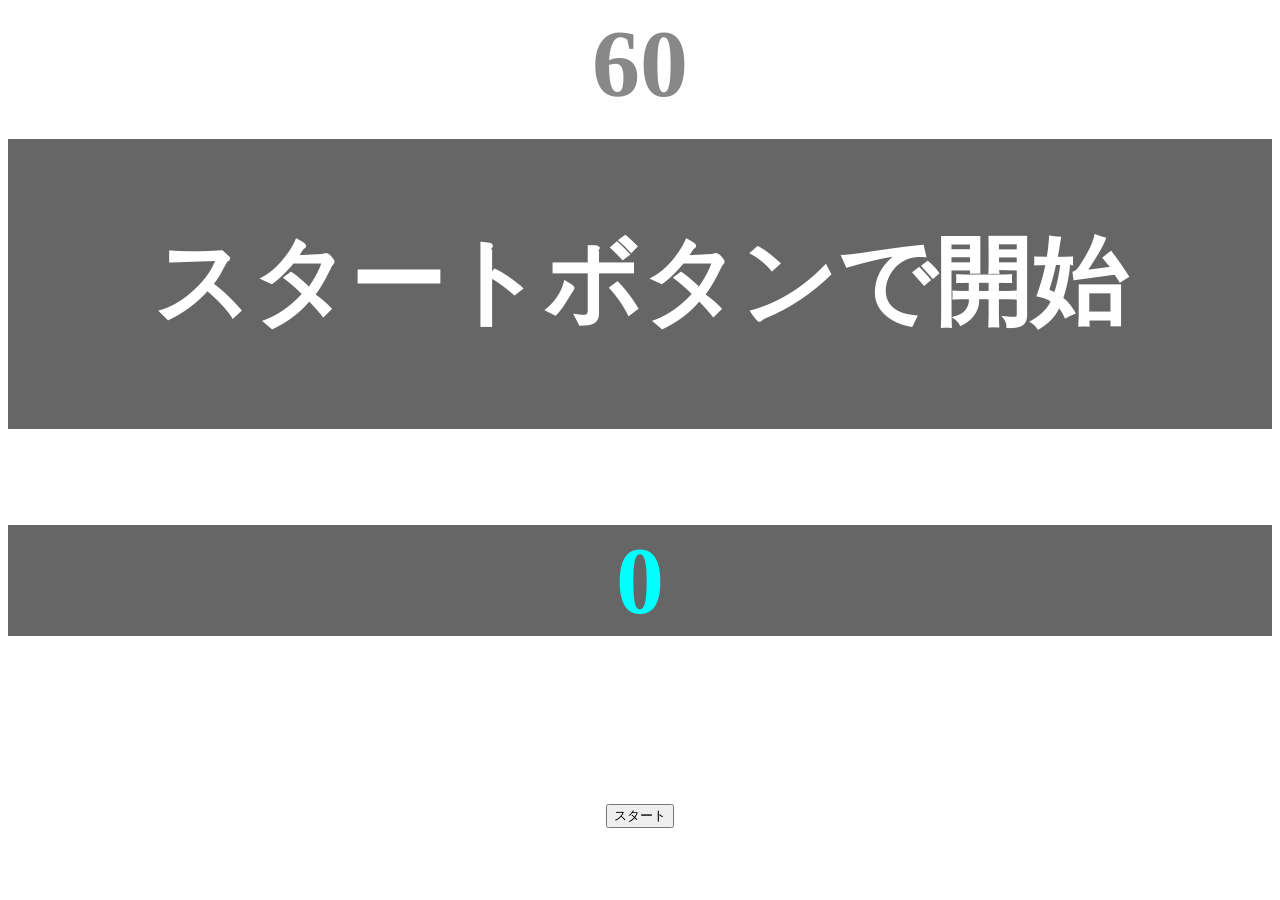
<file: kadai_001/index.html>
<!DOCTYPE html>
<html lang="ja">

<head>
  <meta charset="UTF-8">
  <title>タイピングゲーム</title>
  <meta name="description" content="【JavaScript応用編】簡易的なタイピングゲームです。">
  <meta name="viewport" content="width=device-width, initial-scale=1.0">
  <link rel="stylesheet" href="style.css">
</head>

<body>
  <!-- タイマー表示部分 -->
  <p id="count" class="count">60</p>  

  <!-- 文字出力部分 -->
  <div id="wrap" class="wrap">
    <!-- spanタグで文字入力が違うときの判定を入れる -->
    <span id="typed" class="typed"></span><span id="untyped"></span>
  </div>

  <!-- 入力文字数表示部分 -->
  <p id="stringcount" class="stringcount">0</p>

  <!-- スタートボタン表示 -->
  <button id="start">スタート</button>

  <!-- JavaScriptの読み込み先を指定 -->
   <script type="text/javascript" src="main.js"></script>
</body>
</html>
</file>
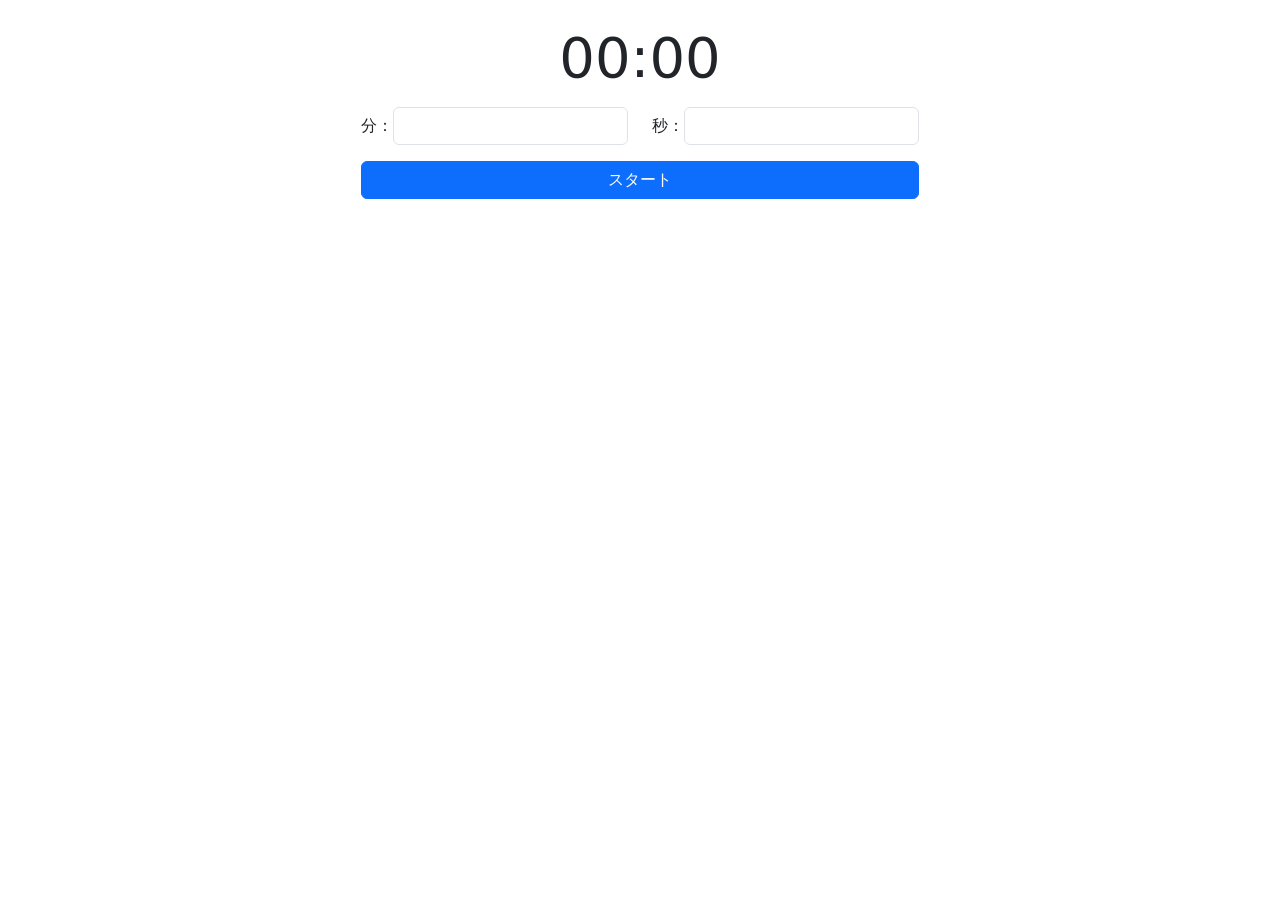
<file: kadai_debug_javascript/index.html>
<!DOCTYPE html>
<html lang="ja">

<head>
    <meta charset="UTF-8">
    <meta name="viewport" content="width=device-width, initial-scale=1.0">
    <title>タイマーアプリ</title>
    <link rel="stylesheet" href="https://cdn.jsdelivr.net/npm/bootstrap@5.3.0/dist/css/bootstrap.min.css">
    <style>
        .hidden {
            display: none;
        }
    </style>
</head>

<body class="container my-4 d-flex justify-content-center">
    <div class="text-center col-12 col-md-6">

        <!-- タイマー表示部分 -->
        <div>
            <span id="timer" class="display-4">00:00</span>
        </div>

        <!-- 入力フォーム -->
        <div id="inputForm" class="mt-3 hidden">
            <div class="row justify-content-center">
                <div class="col-6 d-flex align-items-center">
                    分：<input type="number" id="minutes" class="form-control" oninput="updateTimer()" min="0">
                </div>
                <div class="col-6 d-flex align-items-center">
                    秒：<input type="number" id="seconds" class="form-control" oninput="updateTimer()" min="0">
                </div>
            </div>
            <!-- エラーメッセージ -->
            <!-- errorsが使用できるようにHTML要素を変更 -->
            <span id="errors" class="hidden text-danger"></span>
        </div>

        <!-- ボタン -->
        <div class="mt-3">
            <button id="start" class="btn btn-primary mb-3 hidden w-100" onclick="startCountdown()">スタート</button>
            <div class="row justify-content-center">
                <div class="col-6">
                    <button id="pause" class="btn btn-info mb-3 hidden w-100" onclick="pauseCountdown()">一時停止</button>
                    <button id="resume" class="btn btn-info mb-3 hidden w-100" onclick="resumeCountdown()">再開</button>
                </div>
                <div class="col-6">
                    <button id="reset" class="btn btn-info mb-3 hidden w-100" onclick="resetCountdown()">リセット</i></button>
                </div>
            </div>
            <button id="setTime" class="btn btn-secondary mb-3 hidden w-100" onclick="setTimeMode()">設定</button>
            <button id="alertStop" class="btn btn-danger mt-5 hidden w-100 btn-lg rounded-pill" onclick="stopAlert()">アラート停止</button>
        </div>
    </div>

    <script>
        let countdownInterval;
        let alertInterval;
        let isPaused;

        // 入力フォームの値をタイマーに表示する関数
        function updateTimer() {
            let minutes = document.getElementById('minutes').value || 0;
            let seconds = document.getElementById('seconds').value || 0;
            // console.log(minutes);
            // console.log(seconds);
            
            // 入力フォームの値をチェック
            if (minutes < 0 || seconds < 0) {
                // errorsが使用できるようにHTML要素を変更
                document.getElementById('errors').innerText = "マイナスは入力できません";
                document.getElementById('errors').classList.remove('hidden');
                return;
            }

            document.getElementById('errors').classList.add('hidden');
            document.getElementById('timer').innerText = `${String(minutes).padStart(2, '0')}:${String(seconds).padStart(2, '0')}`;
        }

        // カウントダウンを開始する関数
        function startCountdown() {
            let minutes = document.getElementById('minutes').value || 0;
            let seconds = document.getElementById('seconds').value || 0;
            let timeLeft = (minutes * 60) + parseInt(seconds);
            setMode("progress");
            countdownInterval = setInterval(() => {
                if(!isPaused) {
                    timeLeft--;
                    if(timeLeft < 0) {
                        clearInterval(countdownInterval);
                        startAlert();
                    } else {
                        let m = Math.floor(timeLeft / 60);
                        let s = timeLeft % 60;
                        document.getElementById('timer').innerText = `${String(m).padStart(2, '0')}:${String(s).padStart(2, '0')}`;
                    }
                }
            }, 1000);
        }

        // カウントダウンを一時停止する関数
        function pauseCountdown() {
            isPaused = true;
            setMode("paused");
        }

        // カウントダウンを再開する関数
        function resumeCountdown() {
            isPaused = false;
            setMode("progress");
        }

        // カウントダウンをリセットする関数
        // カウントダウンがリセットされないので、入力されていた数値を代入する
        function resetCountdown() {
            clearInterval(countdownInterval);
            // 追加　　再度変数に入力されいる値を代入
            let minutes = document.getElementById('minutes').value || 0;
            let seconds = document.getElementById('seconds').value || 0;
            // updateTimer();
            // setMode("restart");

            // 追加コード
            // タイマー表示を入力された値に更新
            document.getElementById('timer').innerText = `${String(minutes).padStart(2, '0')}:${String(seconds).padStart(2, '0')}`;

            // 入力フォームを再度表示し、スタートボタンを表示
            setMode("restart");

            // isPausedフラグをリセット（停止状態にする）
            isPaused = false;
        }

        // 時間設定モードに変更する関数
        function setTimeMode() {
            clearInterval(countdownInterval);
            setMode("setting");
        }

        // アラートを開始する関数
        // 変数を再度定義してるため内容変更、アラートが開始してるときは実行しない
        function startAlert() {
          if (alertInterval) {
            clearInterval(alertInterval);
          }
          alertInterval = setInterval(() => {
                document.body.style.backgroundColor = document.body.style.backgroundColor === 'red' ? 'white' : 'red';
            }, 1000);
            document.getElementById('alertStop').classList.remove('hidden')
        }

        // アラートを停止する関数
        function stopAlert() {
            clearInterval(alertInterval);
            document.body.style.backgroundColor = 'white';
            document.getElementById('alertStop').classList.add('hidden')
        }

        // HTML要素の表示を制御する関数
        function setMode(mode) {
            const modes = {
                setting: ["start", "inputForm"],
                progress: ["pause", "reset", "setTime"],
                paused: ["resume", "reset", "setTime"],
                restart: ["start", "setTime"],
            };

            // すべてのボタンと入力フォームを非表示にする
            const elements = document.querySelectorAll('#inputForm, #start, #pause, #resume, #reset, #setTime');
            elements.forEach(elem => elem.classList.add('hidden'));

            // 指定されたモードの要素だけを表示する
            const ids = modes[mode];
            ids.forEach(id => document.getElementById(id).classList.remove('hidden'));
        }

        // 初期状態をセット
        setMode("setting");
    </script>
</body>
</html>
</file>
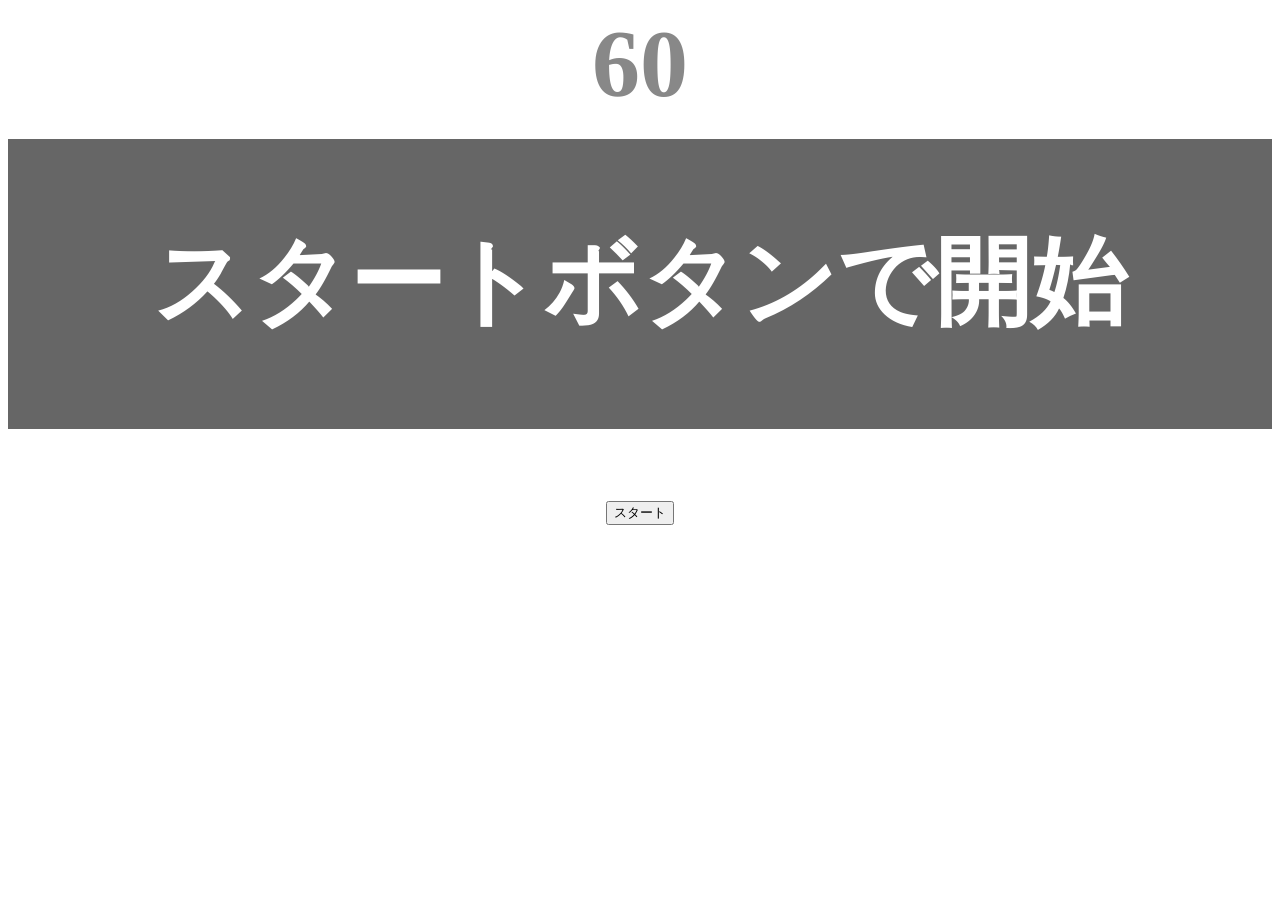
<file: kadai_tutorial_output/index.html>
<!DOCTYPE html>
<html lang="ja">

<head>
  <meta charset="UTF-8">
  <title>タイピングゲーム</title>
  <meta name="description" content="【JavaScript応用編】簡易的なタイピングゲームです。">
  <meta name="viewport" content="width=device-width, initial-scale=1.0">
  <link rel="stylesheet" href="style.css">
</head>

<body>
  <!-- タイマー表示部分 -->
  <p id="count" class="count">60</p>  

  <!-- 文字出力部分 -->
  <div id="wrap" class="wrap">
    <!-- spanタグで文字入力が違うときの判定を入れる -->
    <span id="typed" class="typed"></span><span id="untyped"></span>
  </div>

  <!-- スタートボタン表示 -->
  <button id="start">スタート</button>

  <!-- JavaScriptの読み込み先を指定 -->
   <script type="text/javascript" src="main.js"></script>
</body>
</html>
</file>
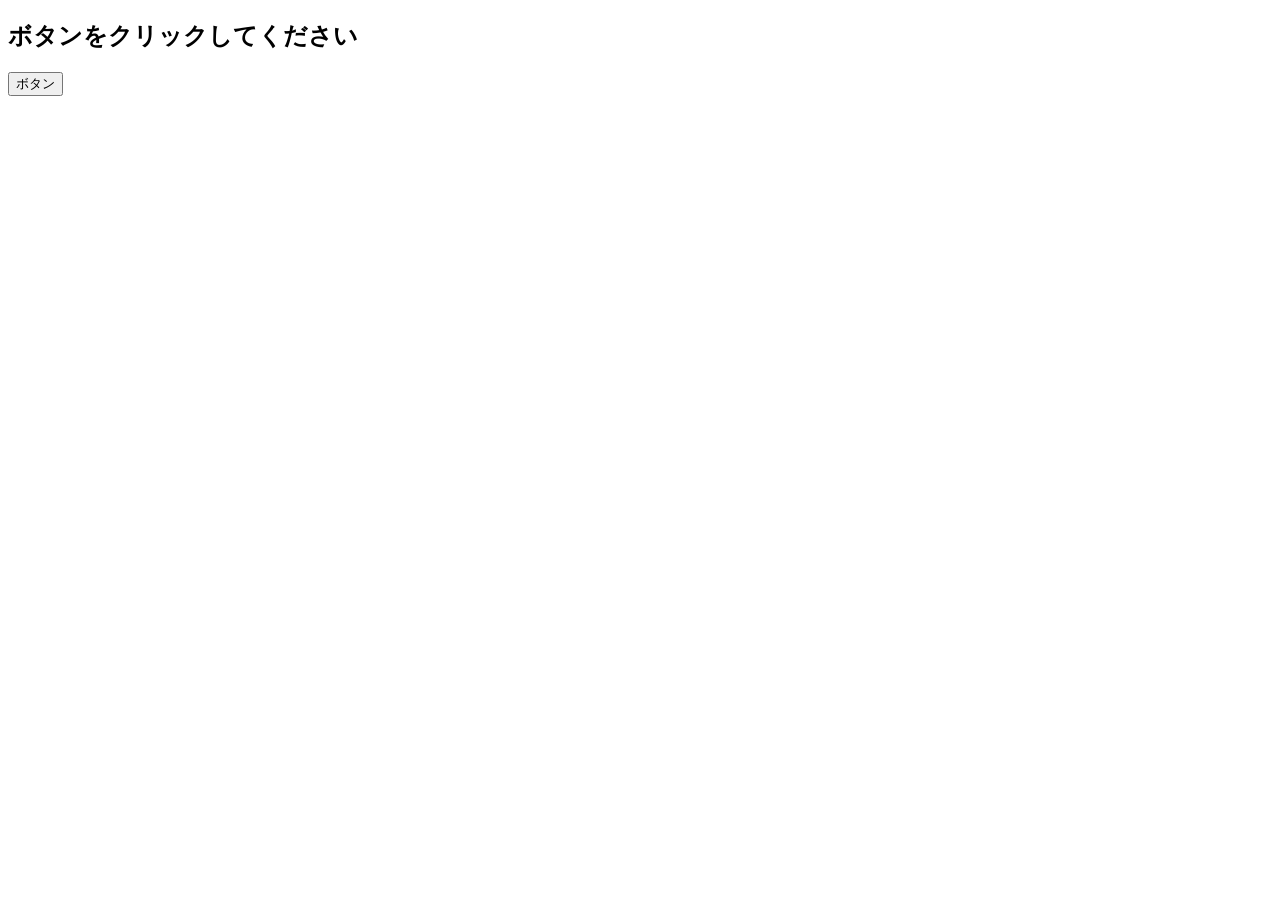
<file: kadai_020/event.html>
<!DOCTYPE html>
<html lang="ja">
<head>
  <title>JavaScriptの基礎を学ぼう_20章課題</title>                                 
  <meta charset="UTF-8">
</head>
<body>
    <h2 id="text">ボタンをクリックしてください</h2>
    <button id="btn">ボタン</button>
    <script src="event.js"></script>
</body>
</html>
</file>
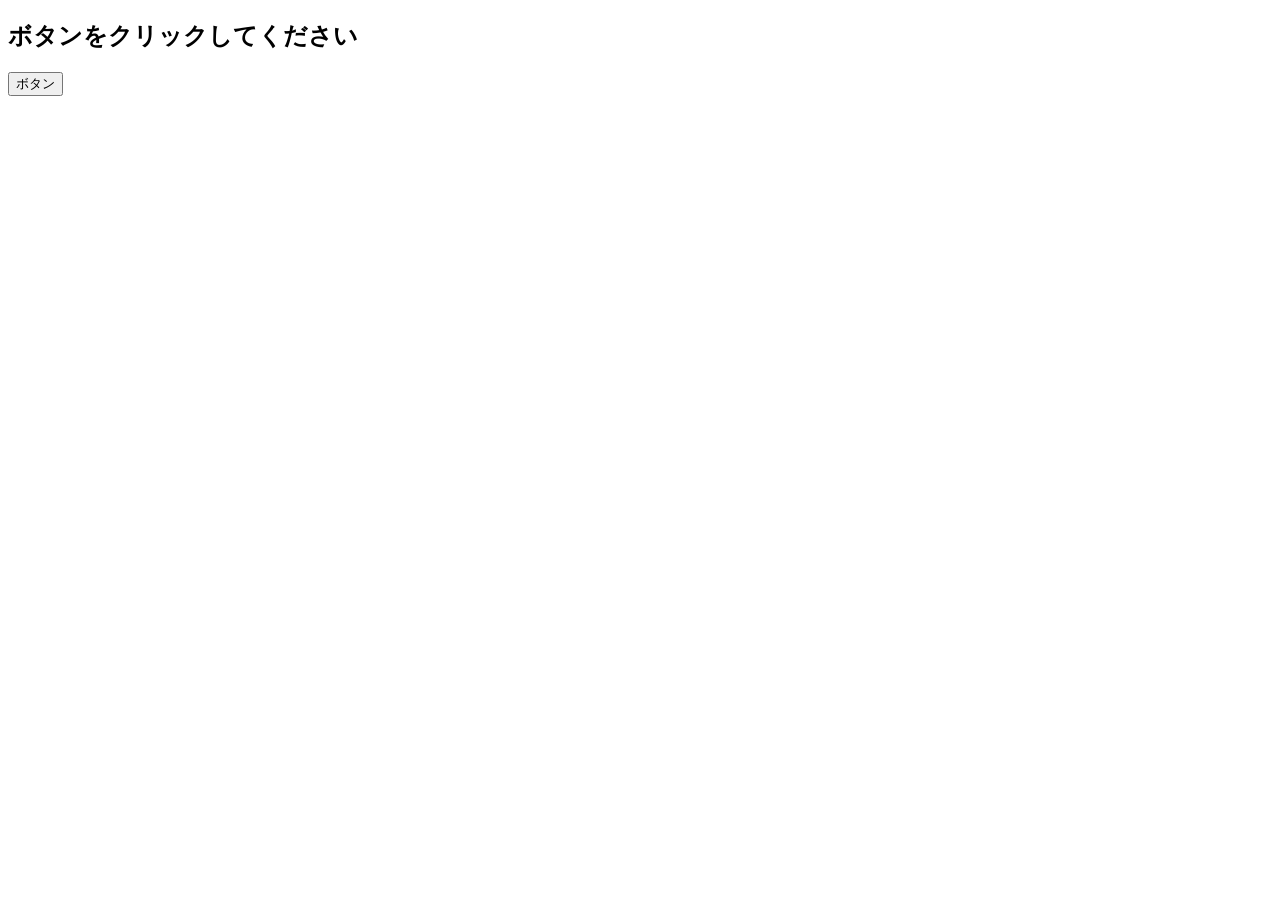
<file: kadai_021/event.html>
<!DOCTYPE html>
<html lang="ja">
<head>
  <title>JavaScriptの基礎を学ぼう_21章課題</title>                                 
  <meta charset="UTF-8">
</head>
<body>
    <h2 id="text">ボタンをクリックしてください</h2>
    <button id="btn">ボタン</button>
    <script src="event.js"></script>
</body>
</html>
</file>
<file: kadai_001/style.css>
/* タイピングゲーム全体 */
body {
  font-size: 6em; 
  text-align: center;
 }
 
 /* ゲームの残り秒数が表示されるタイマーの領域 */
 .count {
  margin: 0;
  font-weight: bold;
  color: #888;
 }
 
 /* テキストが表示される領域 */
 .wrap {
  margin-top: 20px;
  padding: 80px 40px;
  background-color: #666;
  font-weight: bold;
  color: #fff;
 }
 
 /* 正しくタイプされた場合のテキスト */
 .typed {
  color: lightgreen;
 }
 
 /* ミスタイプの場合の背景 */
 .mistyped {
  background-color: red;
 }

 /* 入力文字数のカウント */
 .stringcount {
  background-color: #666;
  color: aqua;
  font-weight: bold;
 }
</file>
<file: kadai_tutorial_output/style.css>
/* タイピングゲーム全体 */
body {
  font-size: 6em; 
  text-align: center;
 }
 
 /* ゲームの残り秒数が表示されるタイマーの領域 */
 .count {
  margin: 0;
  font-weight: bold;
  color: #888;
 }
 
 /* テキストが表示される領域 */
 .wrap {
  margin-top: 20px;
  padding: 80px 40px;
  background-color: #666;
  font-weight: bold;
  color: #fff;
 }
 
 /* 正しくタイプされた場合のテキスト */
 .typed {
  color: lightgreen;
 }
 
 /* ミスタイプの場合の背景 */
 .mistyped {
  background-color: red;
 }
</file>
